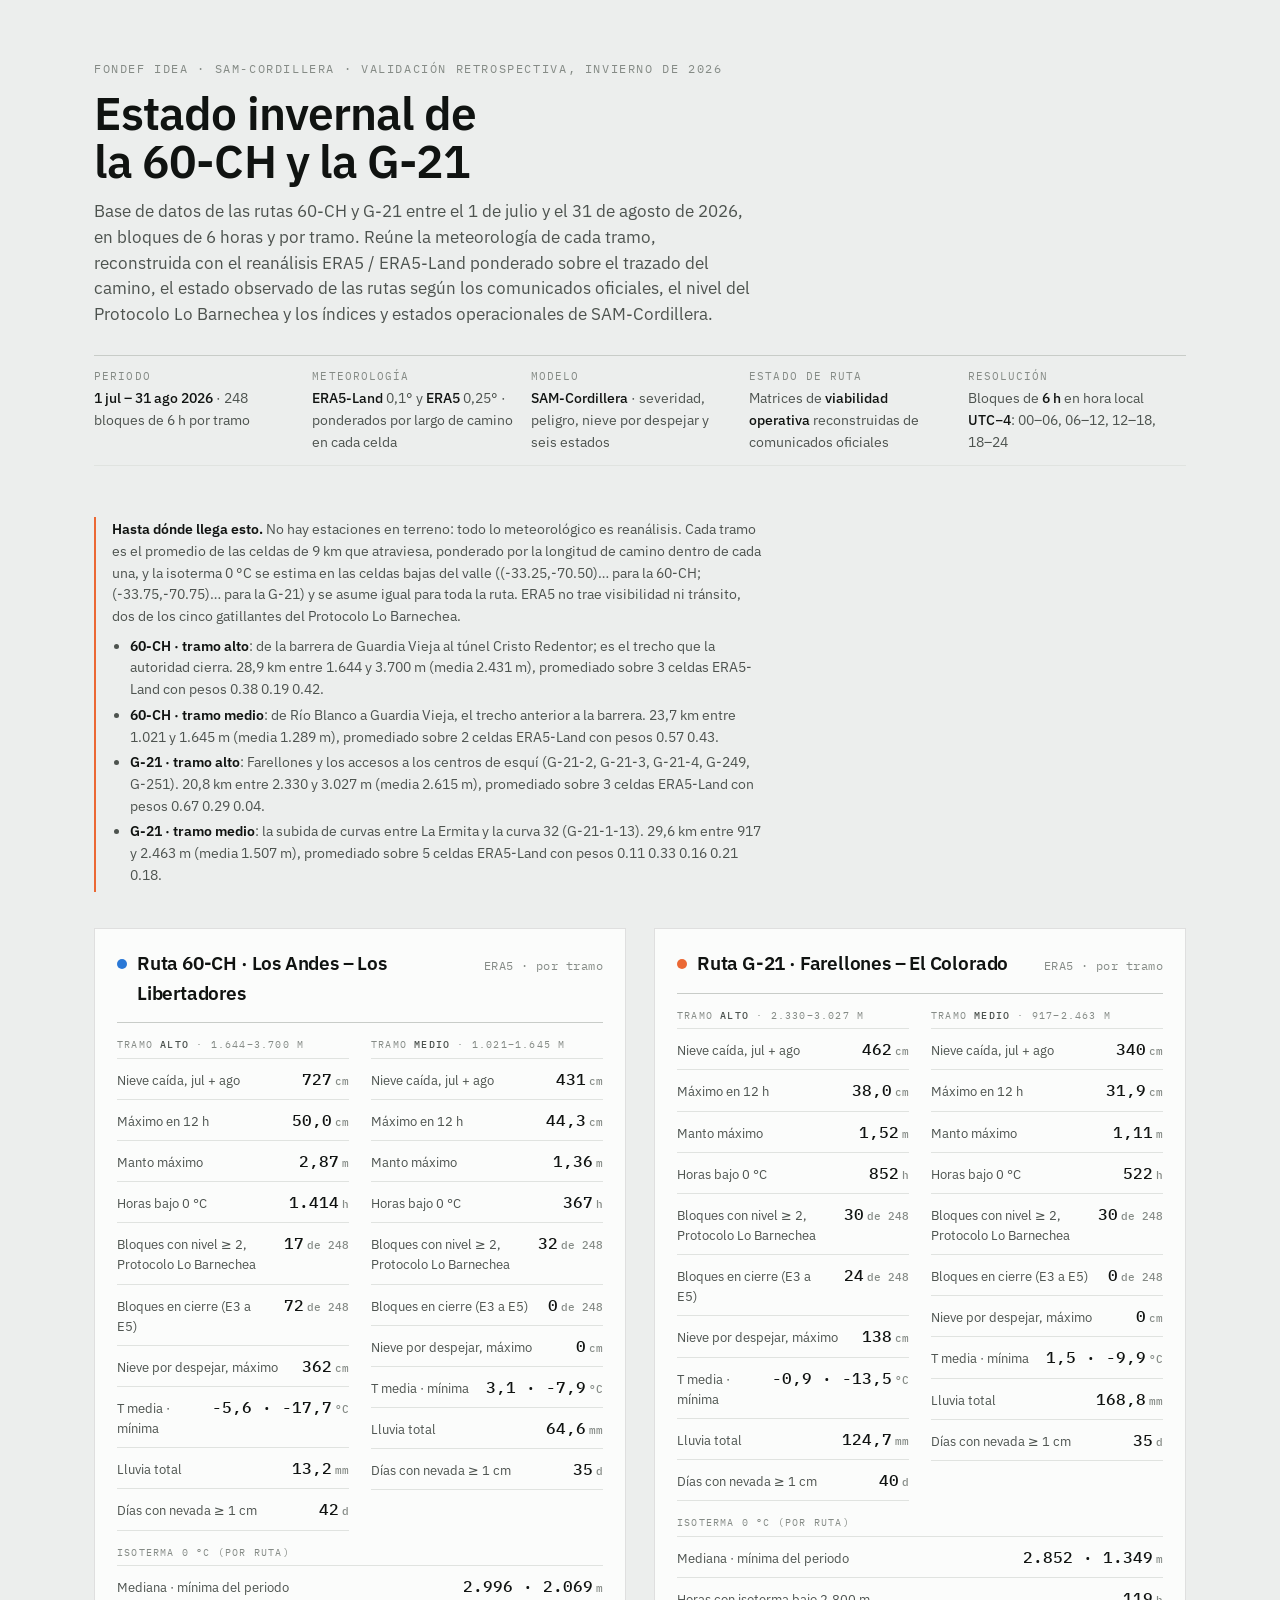
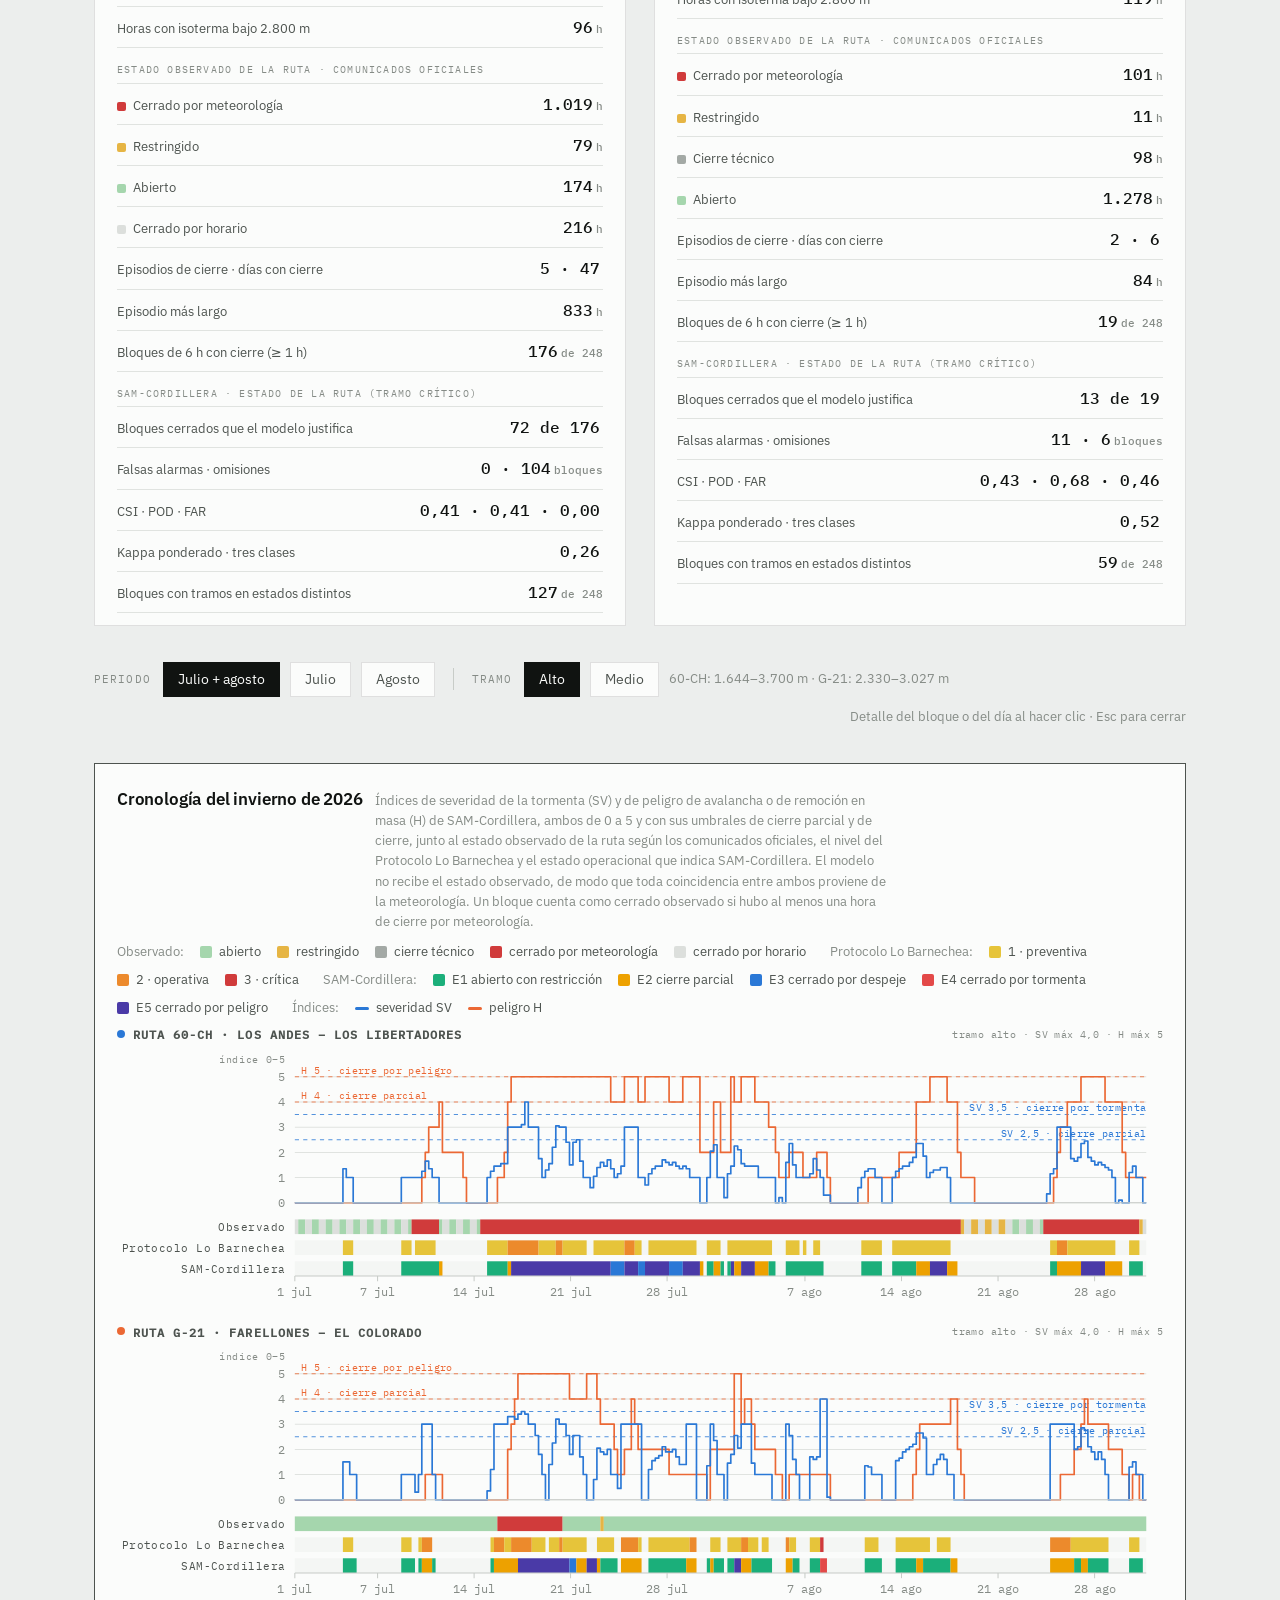
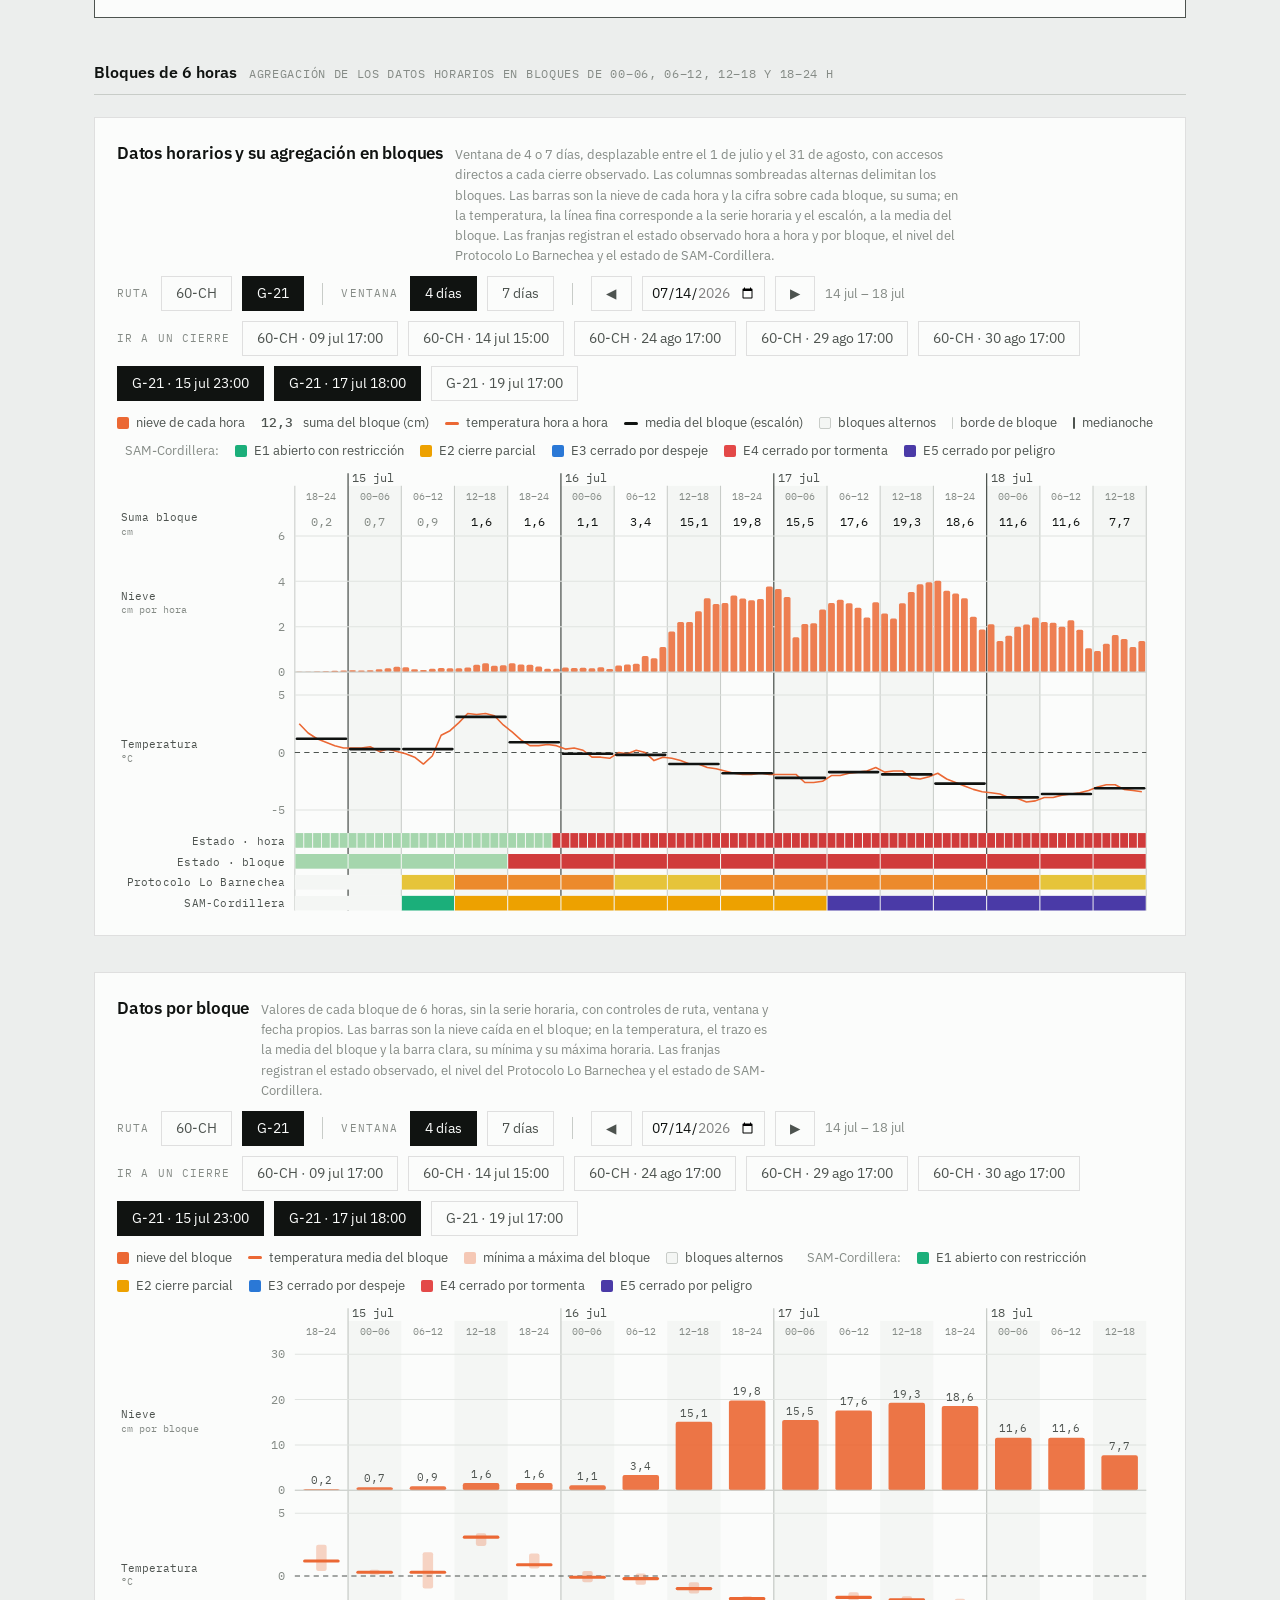
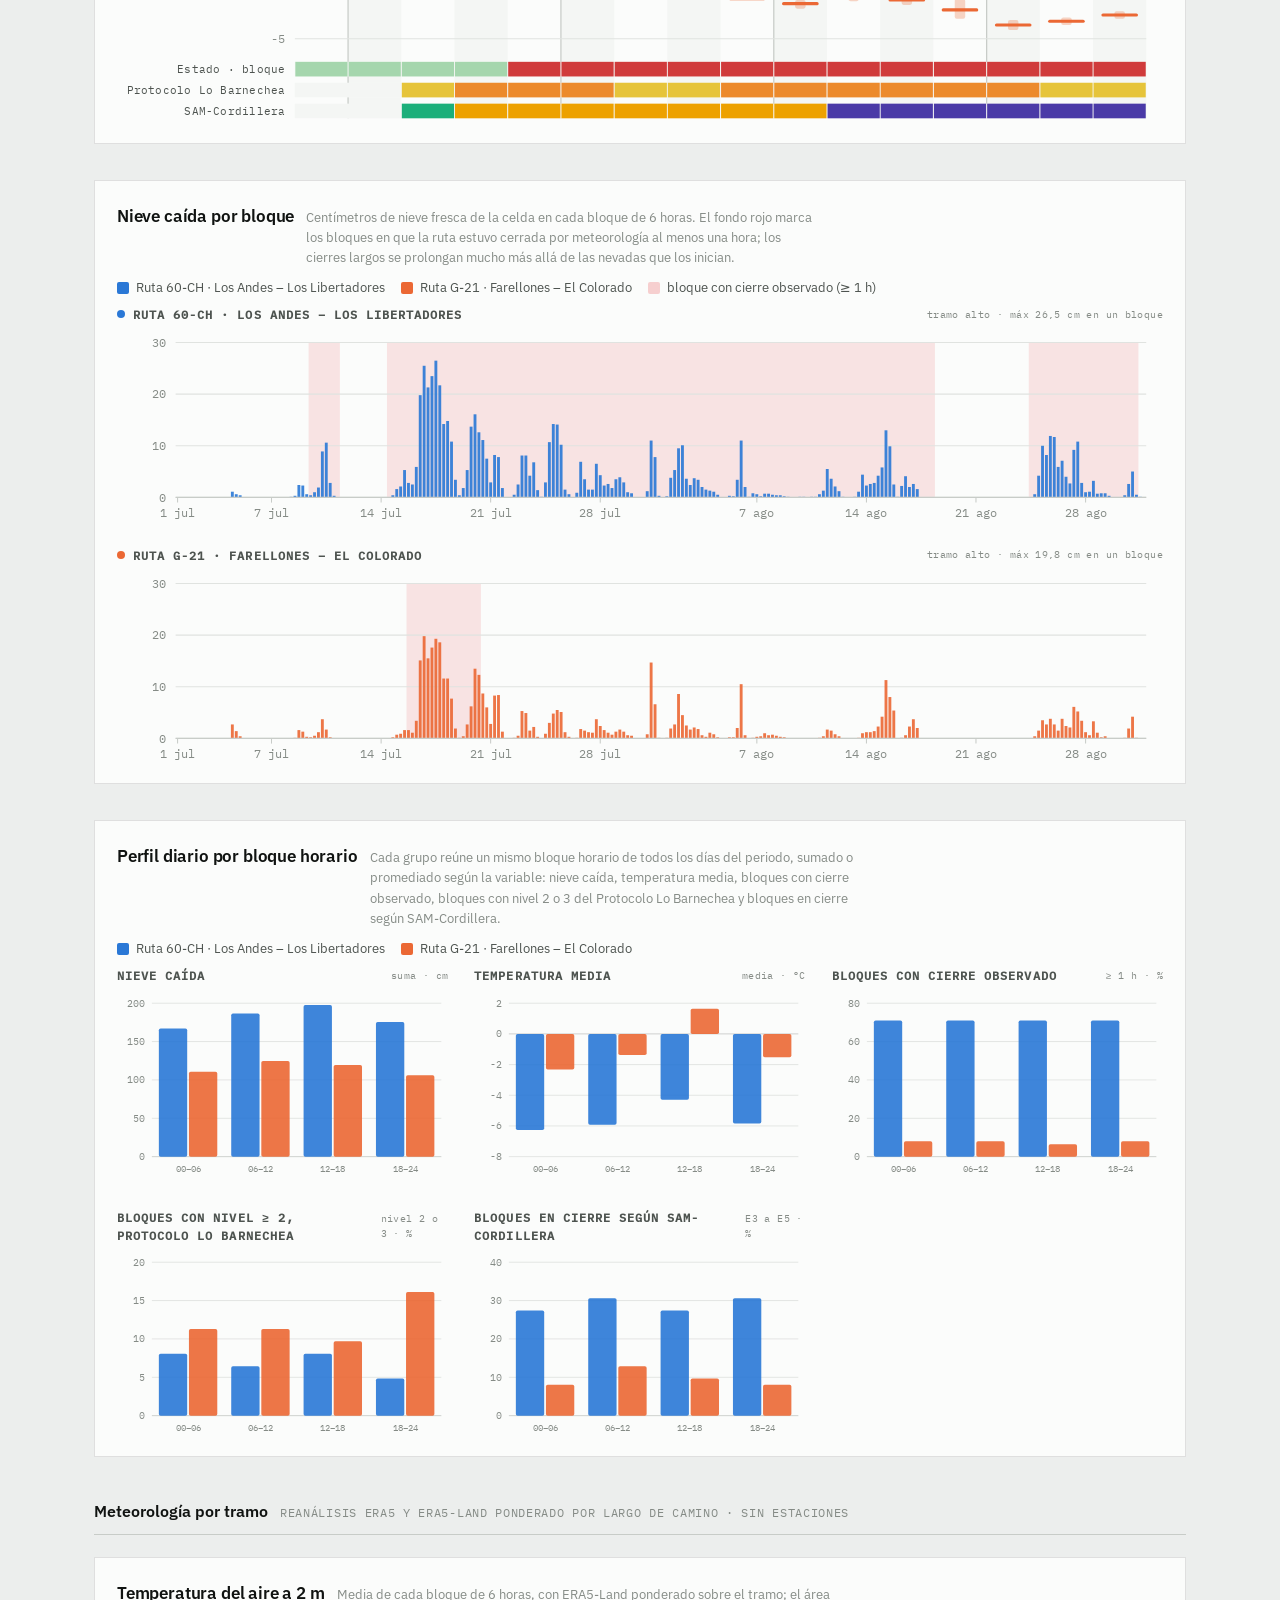
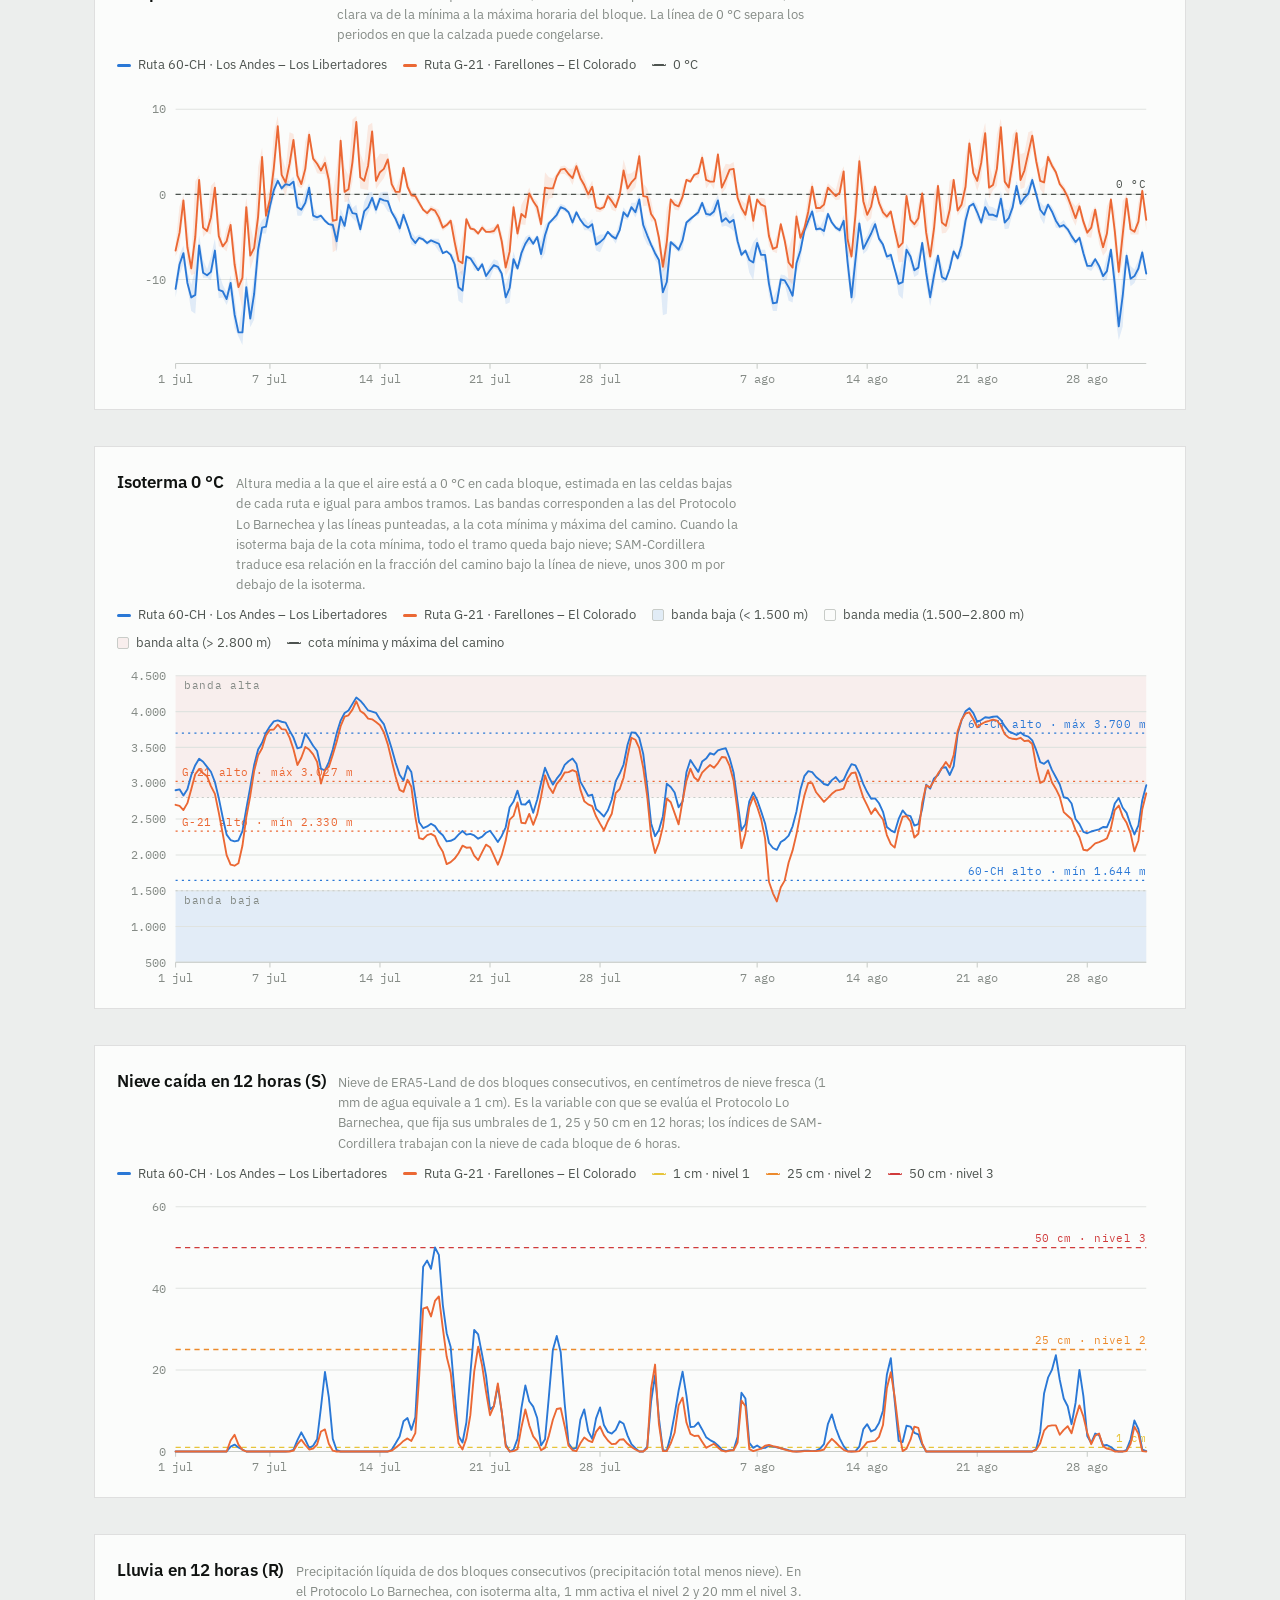
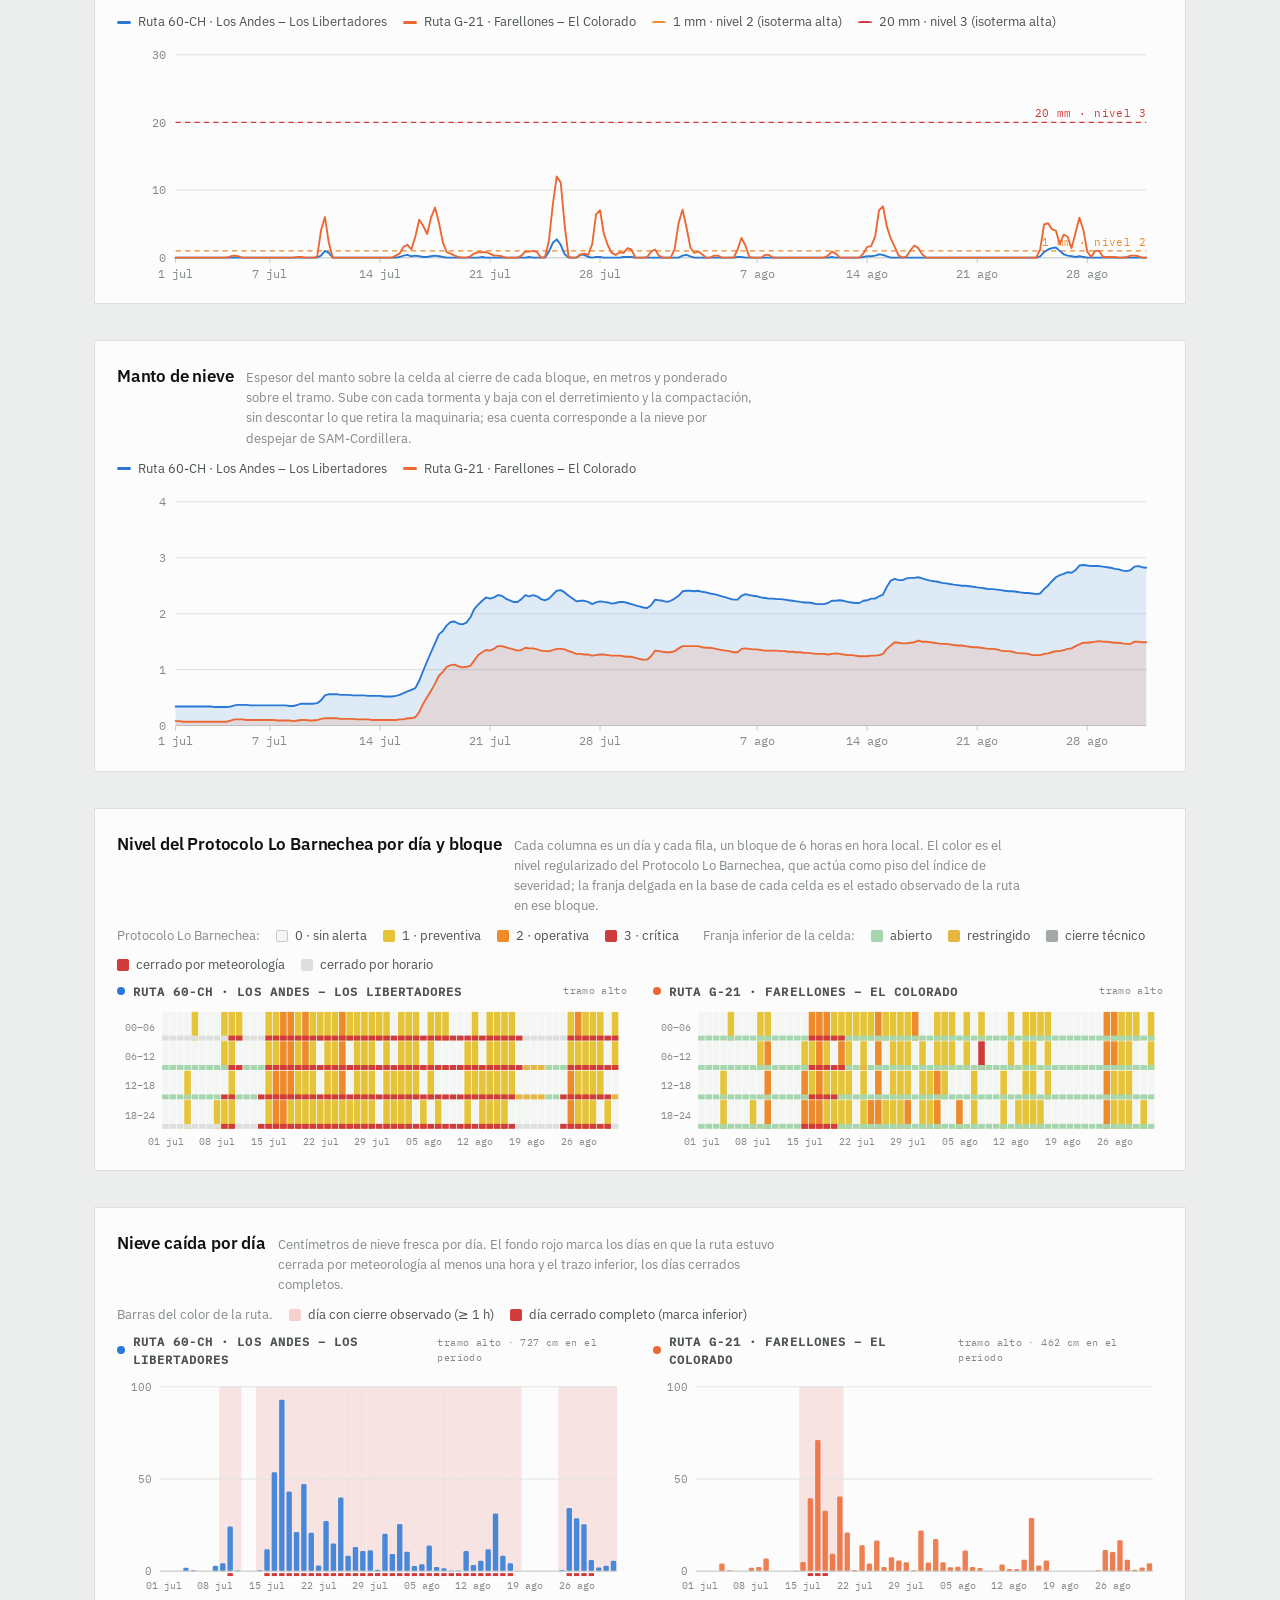
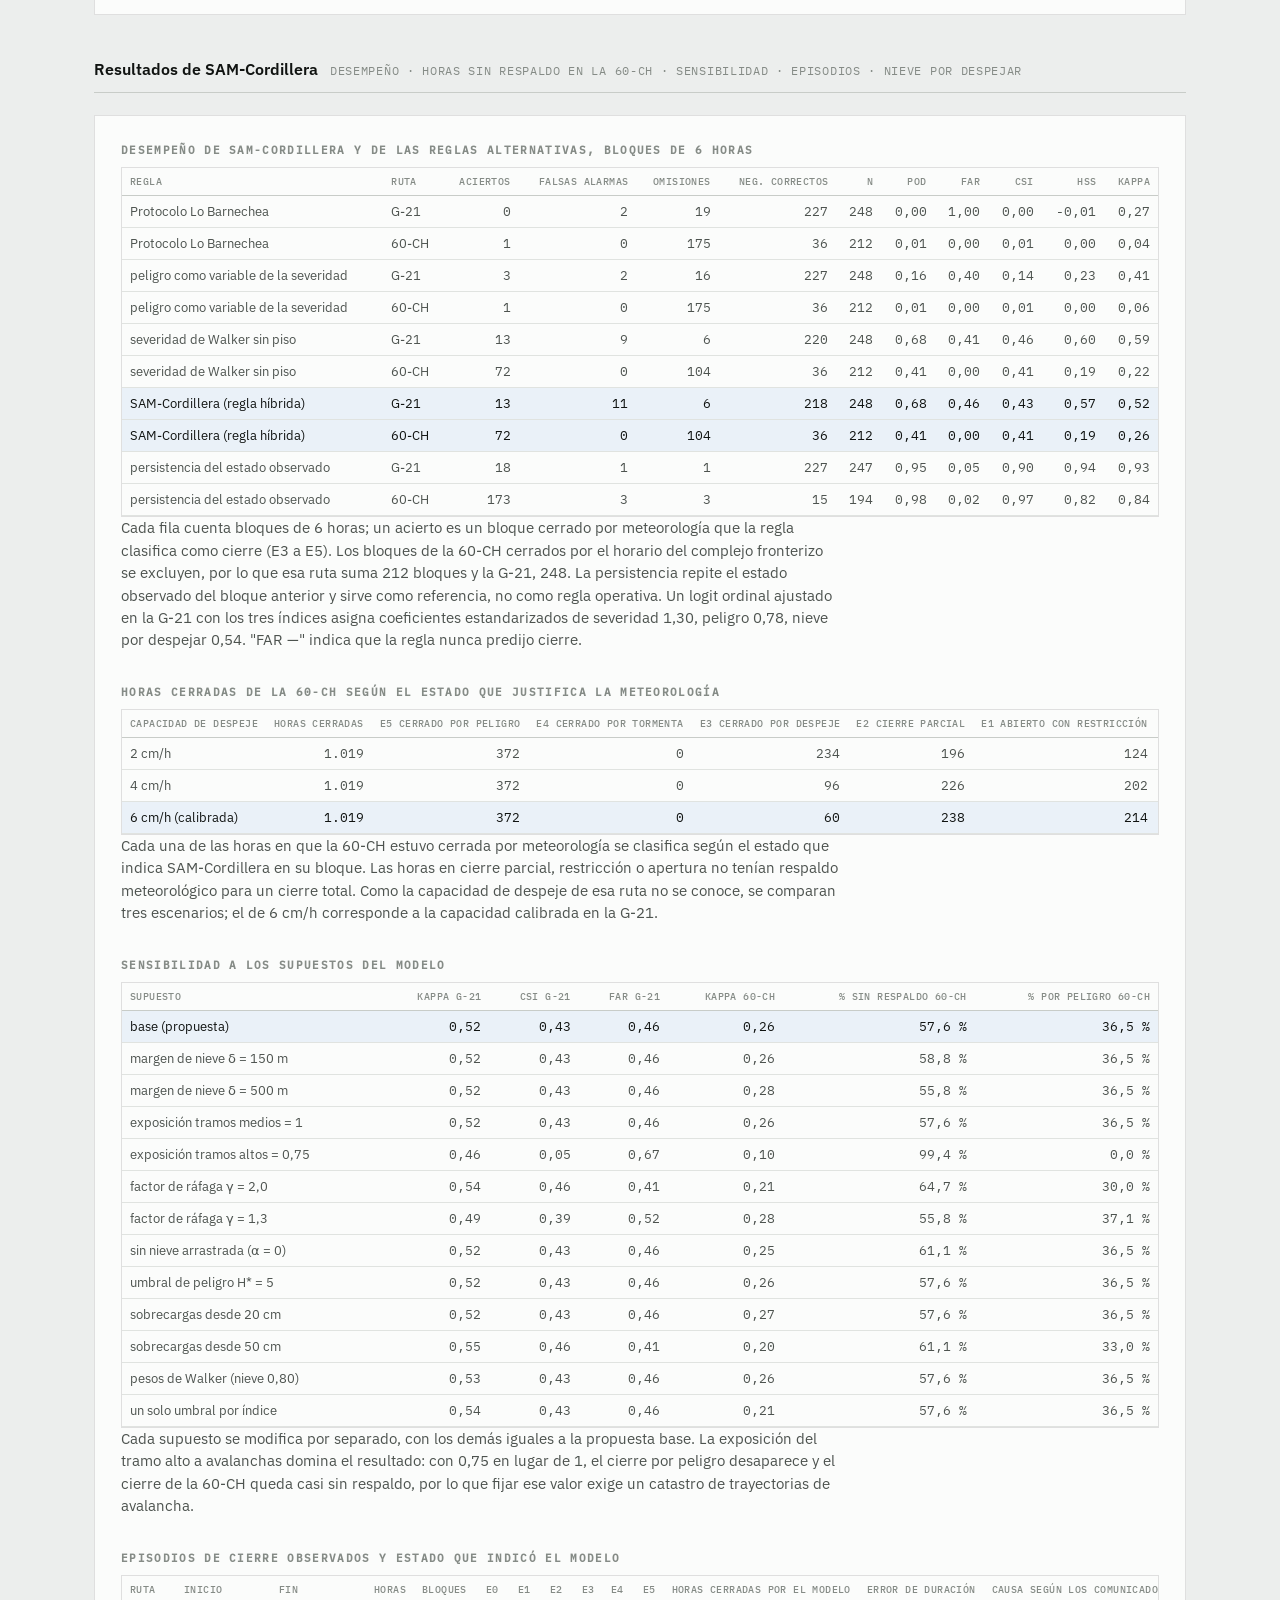
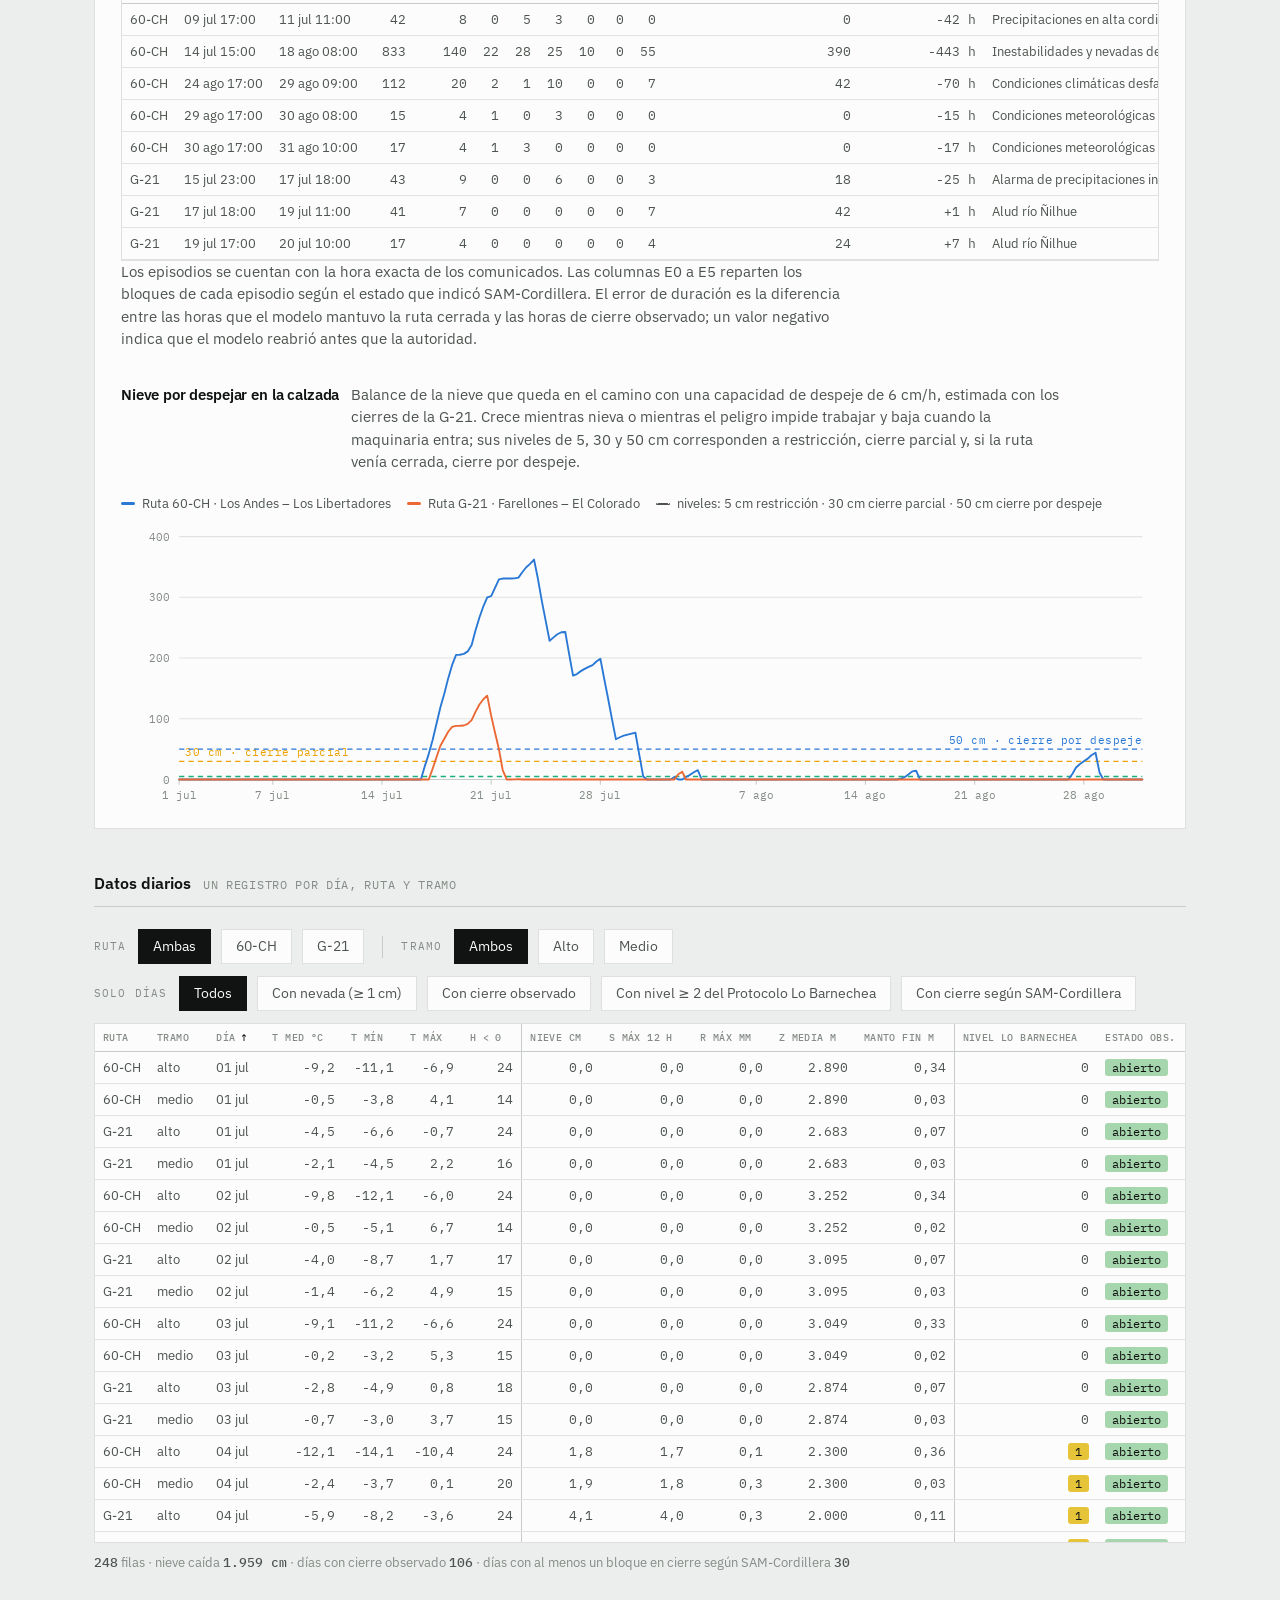
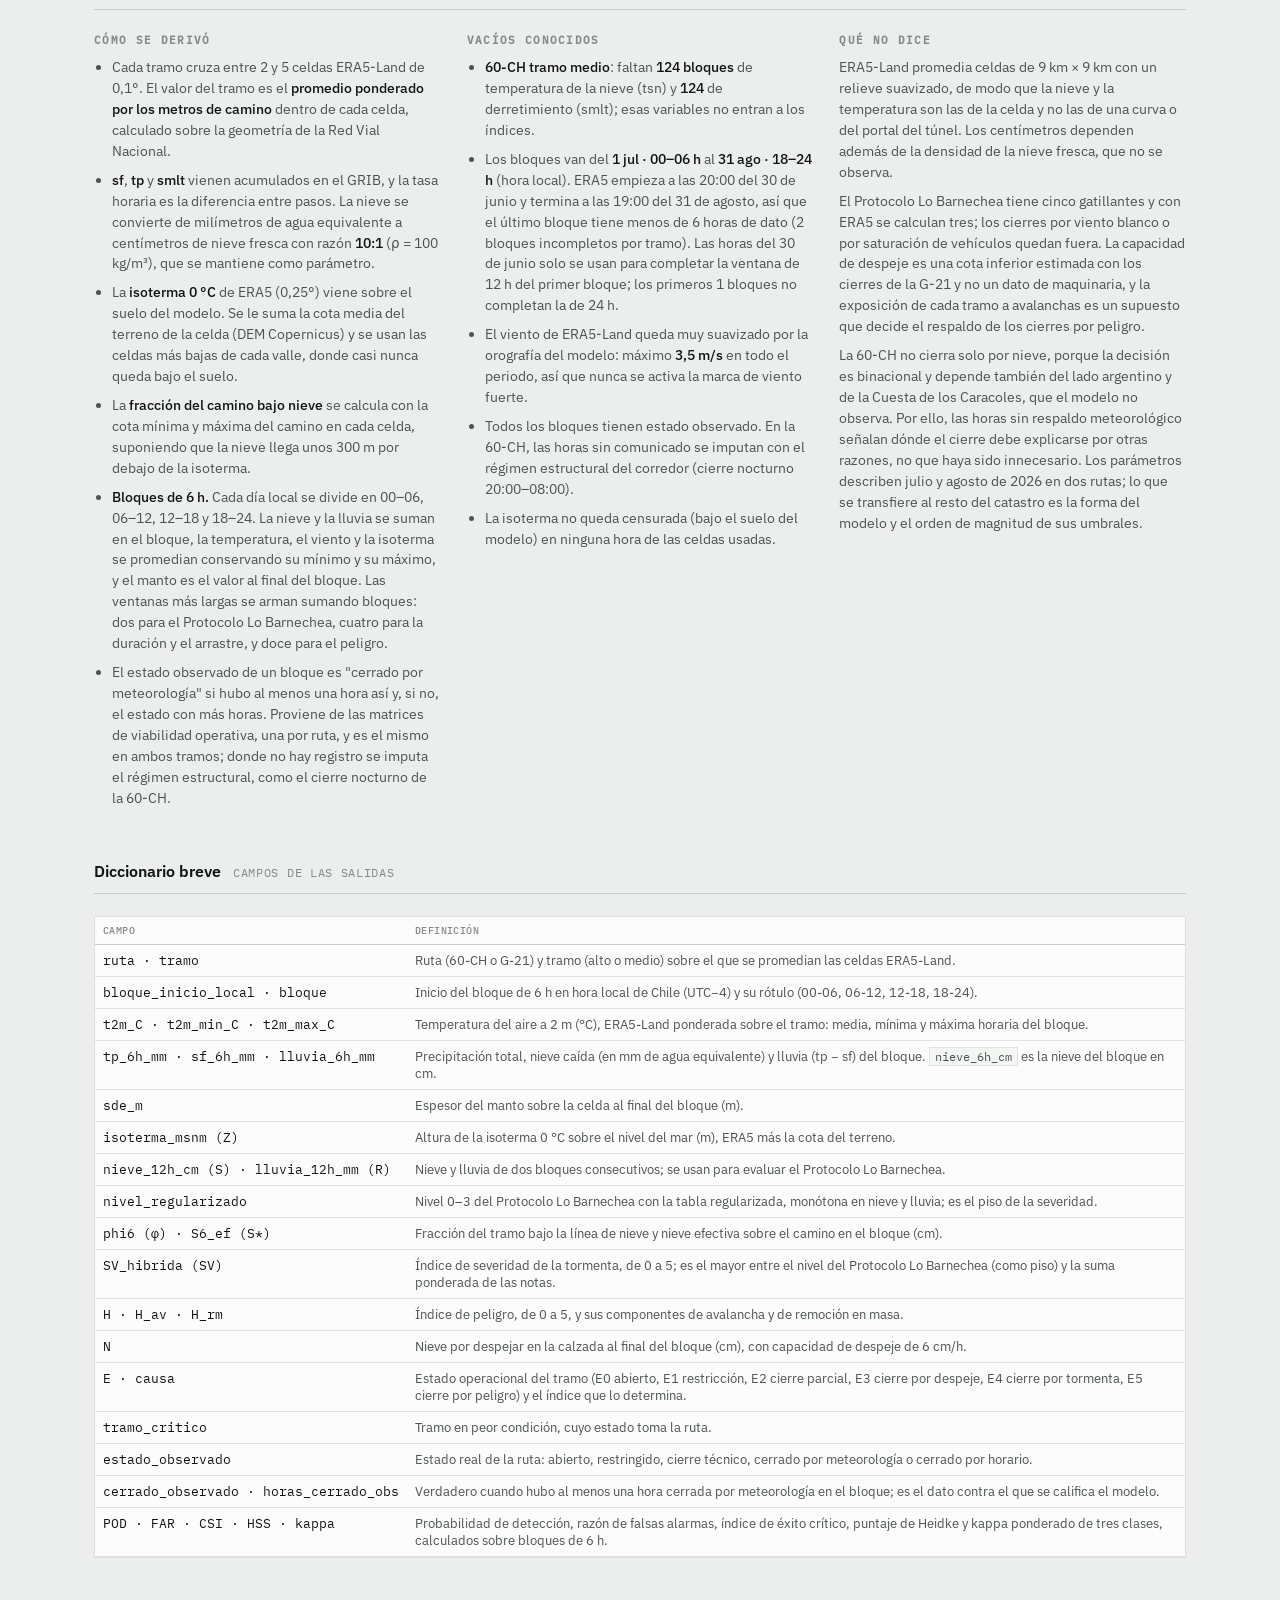
<file: index.html>
<!doctype html>
<html lang="es">
<head>
<meta charset="utf-8">
<title>SAM-Cordillera</title>
<meta http-equiv="refresh" content="0; url=modelo_sam/salidas/dashboard_SAM_Cordillera.html">
<link rel="canonical" href="modelo_sam/salidas/dashboard_SAM_Cordillera.html">
</head>
<body>
<p><a href="modelo_sam/salidas/dashboard_SAM_Cordillera.html">Abrir SAM-Cordillera</a></p>
</body>
</html>
</file>
